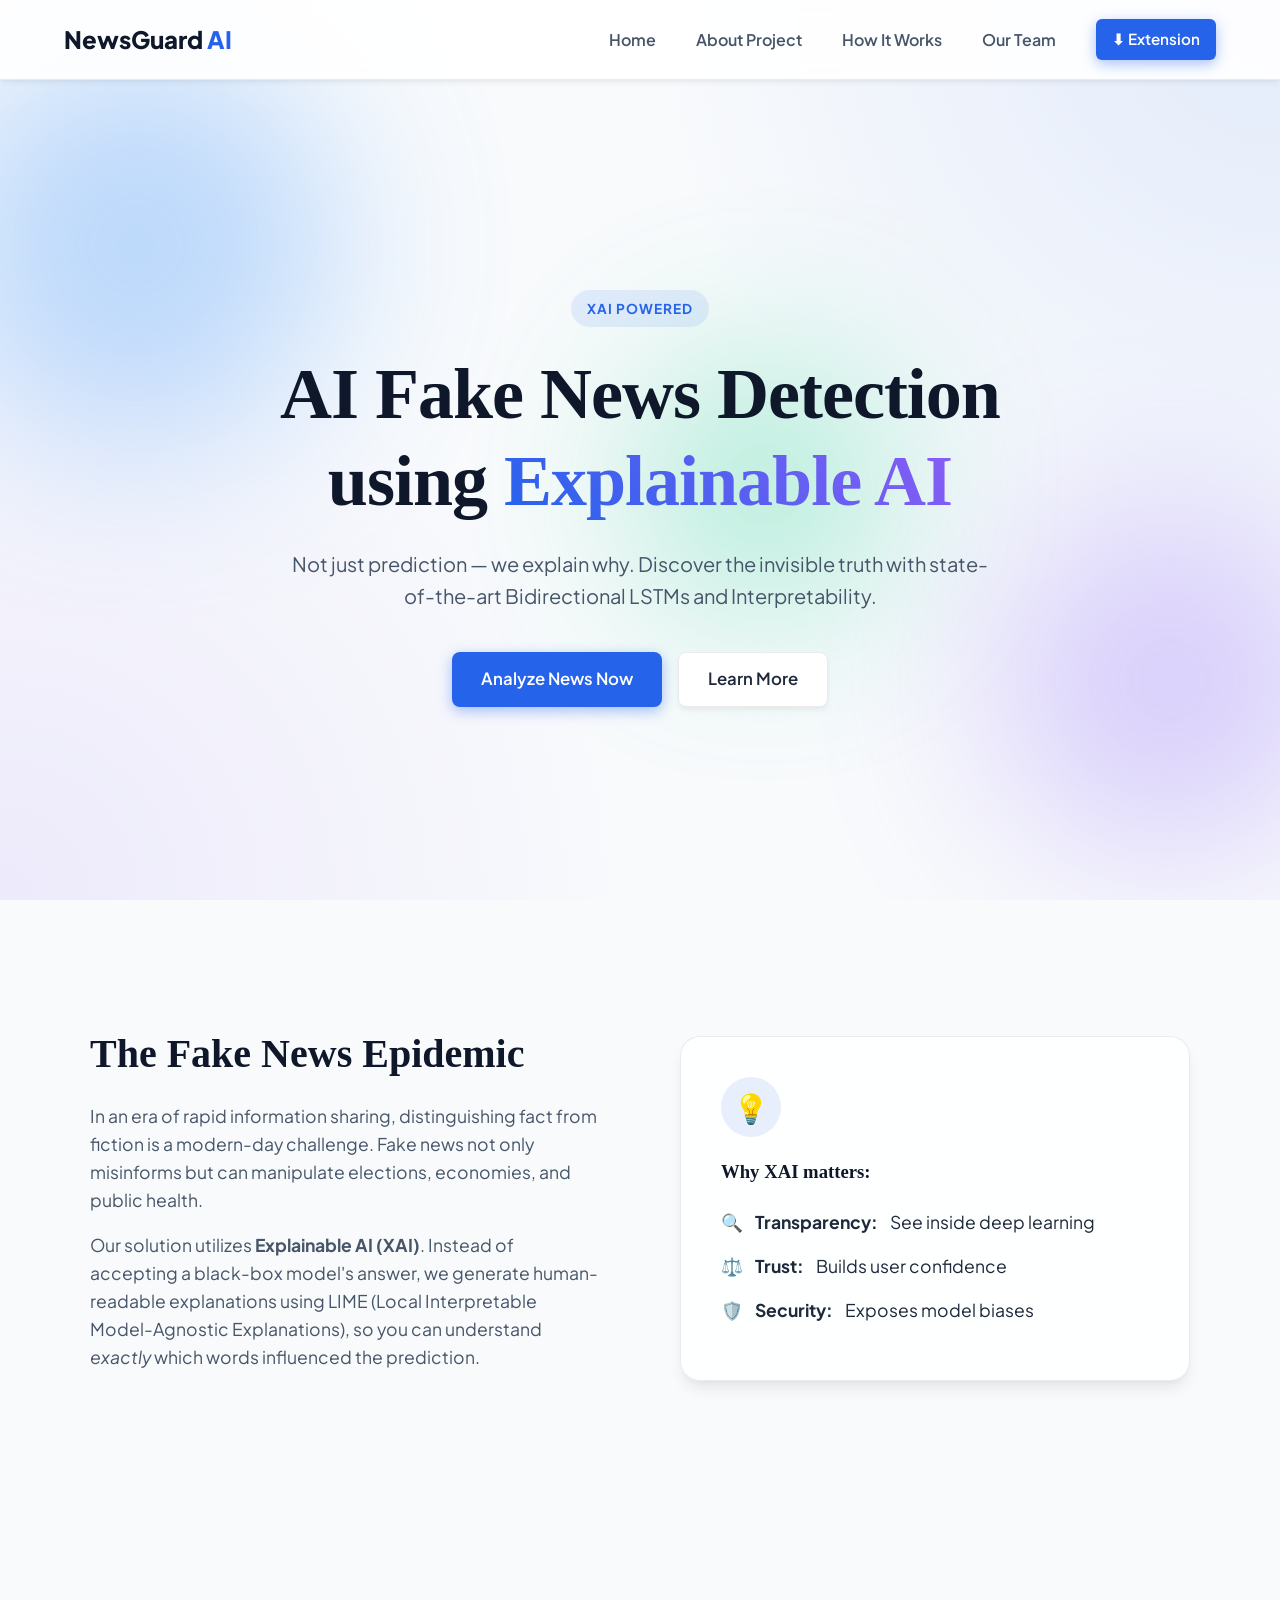
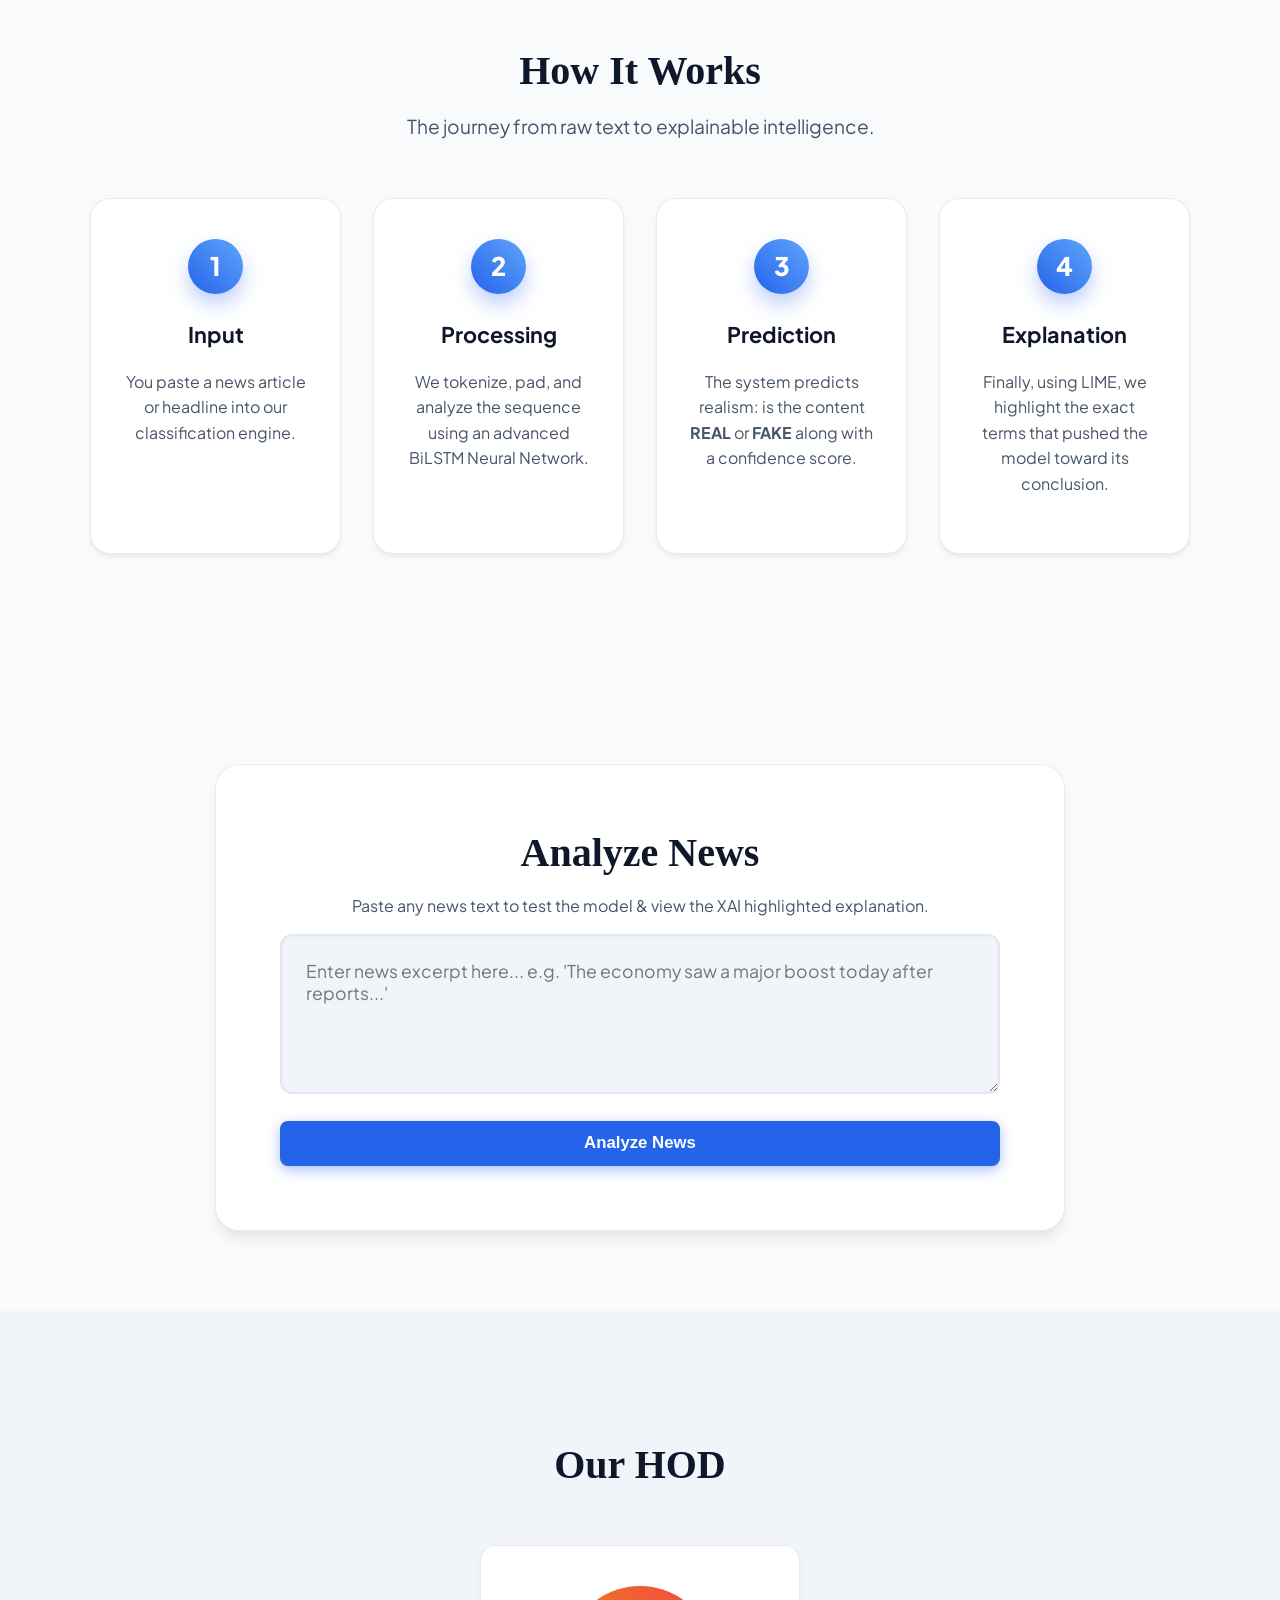
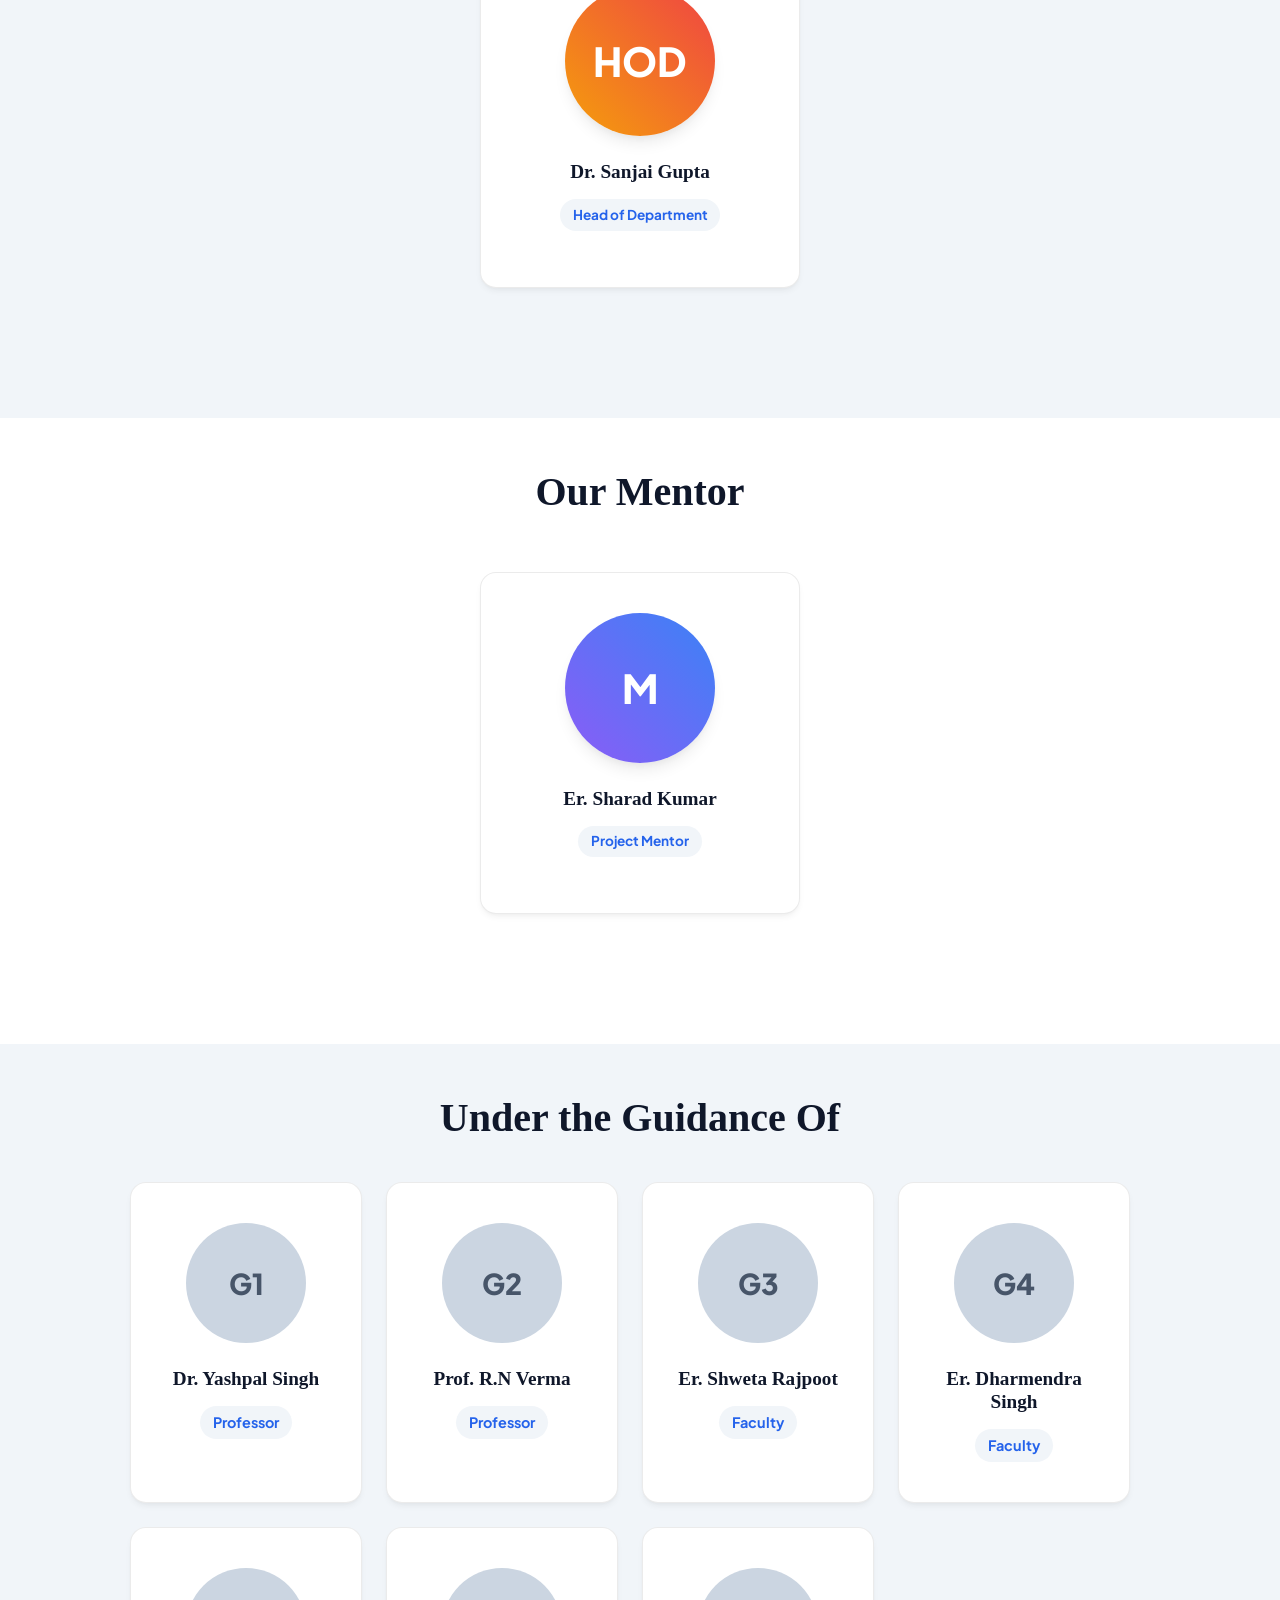
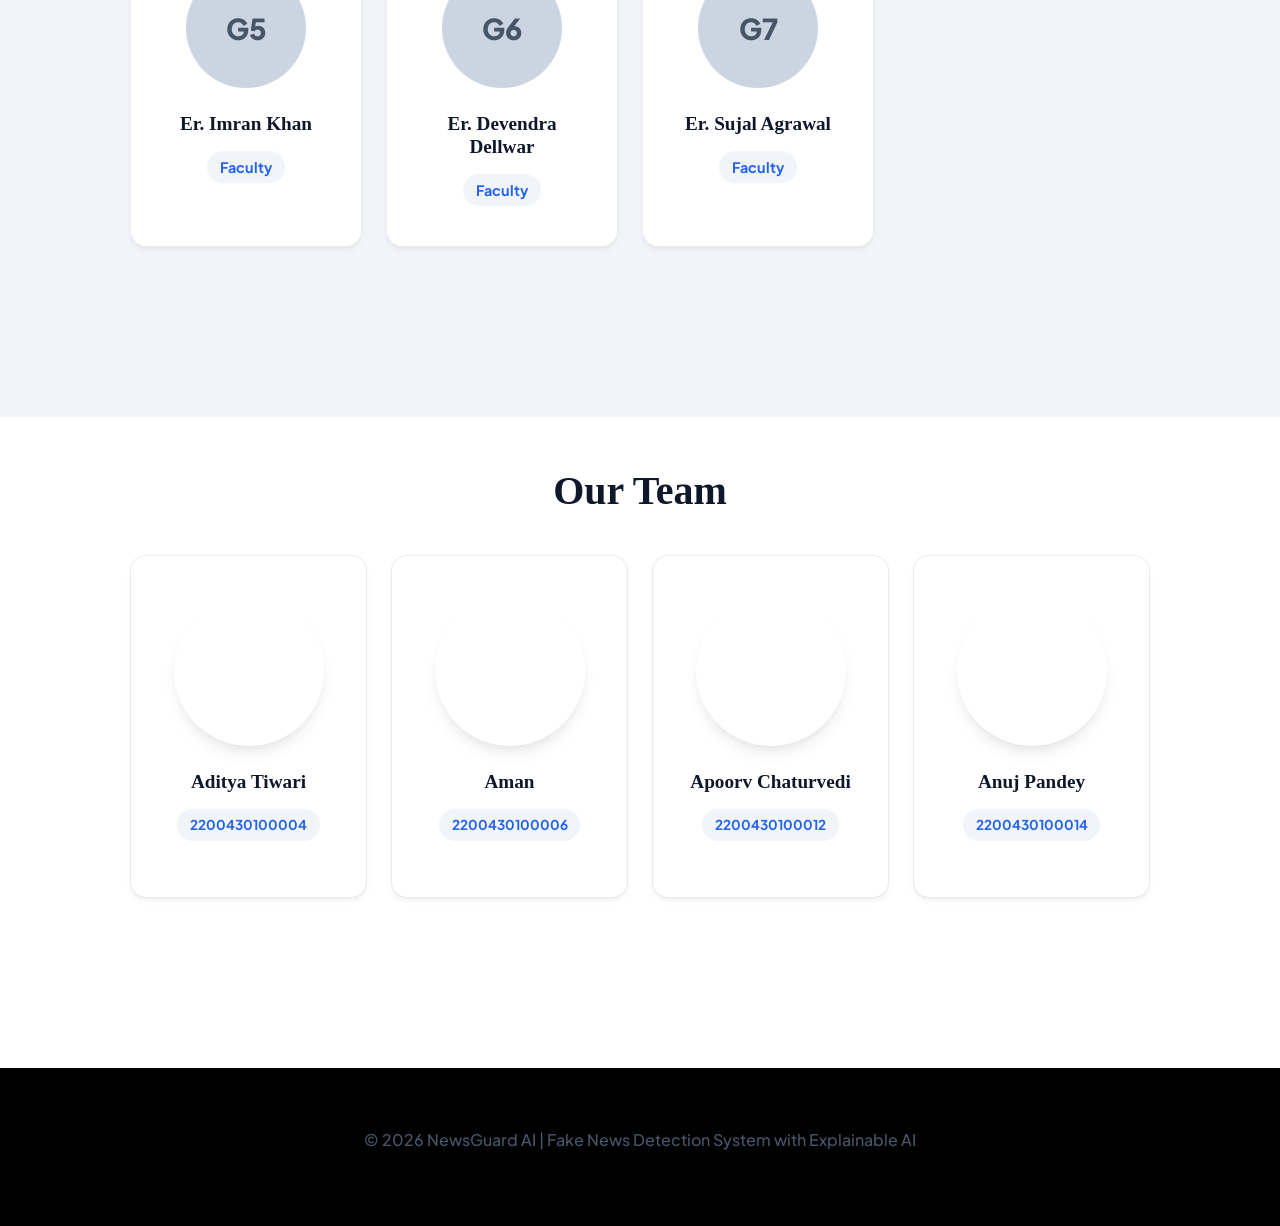
<file: frontend/index.html>
<!DOCTYPE html>
<html lang="en">
<head>
    <meta charset="UTF-8">
    <meta name="viewport" content="width=device-width, initial-scale=1.0">
    <title>NewsGuard AI | Fake News Detection</title>
    <!-- Modern Typography -->
    <link href="https://fonts.googleapis.com/css2?family=Plus+Jakarta+Sans:wght@300;400;600;700;800&display=swap" rel="stylesheet">
    <link rel="stylesheet" href="style.css">
</head>
<body>
    <!-- Header / Navbar -->
    <header class="navbar">
        <div class="logo">NewsGuard<span> AI</span></div>
        <nav>
            <ul>
                <li><a href="#hero">Home</a></li>
                <li><a href="#about">About Project</a></li>
                <li><a href="#how-it-works">How It Works</a></li>
                <li><a href="#team">Our Team</a></li>
                <li><a href="NewsGuard_AI_Extension.zip" download="NewsGuard_AI_Extension.zip" class="btn-primary" style="padding: 0.5rem 1rem; font-size: 0.95rem; color: white; border-radius: 6px;">⬇ Extension</a></li>
            </ul>
        </nav>
    </header>

    <!-- HERO SECTION -->
    <section id="hero" class="hero">
        <div class="hero-content">
            <div class="badge">XAI Powered</div>
            <h1 class="hero-title">AI Fake News Detection using <span>Explainable AI</span></h1>
            <p class="hero-subtitle">Not just prediction — we explain why. Discover the invisible truth with state-of-the-art Bidirectional LSTMs and Interpretability.</p>
            <div class="hero-actions">
                <a href="#explore" class="btn-primary">Analyze News Now</a>
                <a href="#how-it-works" class="btn-secondary">Learn More</a>
            </div>
        </div>
        <div class="hero-shapes">
            <div class="shape shape-1"></div>
            <div class="shape shape-2"></div>
            <div class="shape shape-3"></div>
        </div>
    </section>

    <!-- ABOUT SECTION -->
    <section id="about" class="section about">
        <div class="container section-container">
            <div class="split-content">
                <div class="text-block">
                    <h2>The Fake News Epidemic</h2>
                    <p>In an era of rapid information sharing, distinguishing fact from fiction is a modern-day challenge. Fake news not only misinforms but can manipulate elections, economies, and public health.</p>
                    <p>Our solution utilizes <strong>Explainable AI (XAI)</strong>. Instead of accepting a black-box model's answer, we generate human-readable explanations using LIME (Local Interpretable Model-Agnostic Explanations), so you can understand <em>exactly</em> which words influenced the prediction.</p>
                </div>
                <div class="card-glass about-card interactive-card">
                    <div class="icon-circle">💡</div>
                    <h3>Why XAI matters:</h3>
                    <ul>
                        <li><span class="icon">🔍</span> <strong>Transparency:</strong> See inside deep learning</li>
                        <li><span class="icon">⚖️</span> <strong>Trust:</strong> Builds user confidence</li>
                        <li><span class="icon">🛡️</span> <strong>Security:</strong> Exposes model biases</li>
                    </ul>
                </div>
            </div>
        </div>
    </section>

    <!-- HOW IT WORKS SECTION -->
    <section id="how-it-works" class="section steps">
        <div class="container">
            <div class="section-header text-center">
                <h2>How It Works</h2>
                <p>The journey from raw text to explainable intelligence.</p>
            </div>
            <div class="steps-grid">
                <div class="step-card interactive-card">
                    <div class="step-number">1</div>
                    <div class="step-title">Input</div>
                    <p>You paste a news article or headline into our classification engine.</p>
                </div>
                <div class="step-card interactive-card">
                    <div class="step-number">2</div>
                    <div class="step-title">Processing</div>
                    <p>We tokenize, pad, and analyze the sequence using an advanced BiLSTM Neural Network.</p>
                </div>
                <div class="step-card interactive-card">
                    <div class="step-number">3</div>
                    <div class="step-title">Prediction</div>
                    <p>The system predicts realism: is the content <strong>REAL</strong> or <strong>FAKE</strong> along with a confidence score.</p>
                </div>
                <div class="step-card interactive-card">
                    <div class="step-number">4</div>
                    <div class="step-title">Explanation</div>
                    <p>Finally, using LIME, we highlight the exact terms that pushed the model toward its conclusion.</p>
                </div>
            </div>
        </div>
    </section>

    <!-- EXPLORE SECTION -->
    <section id="explore" class="section explore">
        <div class="container explore-container card-glass interactive-card">
            <h2 class="text-center">Analyze News</h2>
            <p class="text-center">Paste any news text to test the model & view the XAI highlighted explanation.</p>
            
            <div class="analyzer-wrapper">
                <textarea id="news-input" placeholder="Enter news excerpt here... e.g. 'The economy saw a major boost today after reports...'"></textarea>
                
                <button id="analyze-btn" class="btn-primary w-100 mt-20">
                    <span id="btn-text">Analyze News</span>
                    <span id="loader" class="loader hidden"></span>
                </button>
            </div>

            <!-- RESULT DISPLAY -->
            <div id="result-container" class="result-container hidden">
                <div class="prediction-header">
                    <h3>Prediction: <span id="pred-label"></span></h3>
                    <p>Confidence: <span id="pred-confidence"></span>%</p>
                </div>
                
                <div class="explanation-box">
                    <h4>XAI Explanation (LIME):</h4>
                    <p class="legend">
                        <span class="legend-item"><span class="color-box real-box"></span> Real Indicators</span>
                        <span class="legend-item"><span class="color-box fake-box"></span> Fake Indicators</span>
                    </p>
                    <div id="highlighted-text" class="highlighted-text">
                        <!-- Filled by JS -->
                    </div>
                    <div id="textual-explanation" class="textual-explanation mt-20" style="padding: 1rem; background: #f8fafc; border-radius: 8px; font-size: 0.95rem; line-height: 1.5; color: var(--text-secondary); border-left: 4px solid var(--accent);">
                        <!-- Filled by JS -->
                    </div>
                </div>
            </div>
            
            <!-- ERROR DISPLAY -->
            <div id="error-container" class="error-container hidden">
                <p id="error-message"></p>
            </div>
        </div>
    </section>

    <!-- HOD SECTION -->
    <section id="hod" class="section team">
        <div class="container">
            <div class="section-header text-center">
                <h2>Our HOD</h2>
            </div>
            <div class="team-tier">
                <div class="team-member card-glass interactive-card hod-card">
                    <div class="avatar hod-avatar">HOD</div>
                    <h4>Dr. Sanjai Gupta</h4>
                    <p class="role-badge">Head of Department</p>
                </div>
            </div>
        </div>
    </section>

    <!-- MENTOR SECTION -->
    <section id="mentor" class="section team pt-0 bg-white">
        <div class="container">
            <div class="section-header text-center">
                <h2>Our Mentor</h2>
            </div>
            <div class="team-tier">
                <div class="team-member card-glass interactive-card mentor-card">
                    <div class="avatar mentor-avatar">M</div>
                    <h4>Er. Sharad Kumar</h4>
                    <p class="role-badge">Project Mentor</p>
                </div>
            </div>
        </div>
    </section>

    <!-- GUIDANCE SECTION -->
    <section id="guidance" class="section team pt-0">
        <div class="container">
            <div class="section-header text-center">
                <h2>Under the Guidance Of</h2>
            </div>
            <div class="guidance-grid mt-80">
                <div class="team-member card-glass interactive-card">
                    <div class="avatar">G1</div>
                    <h4>Dr. Yashpal Singh</h4>
                    <p class="role-badge">Professor</p>
                </div>
                <div class="team-member card-glass interactive-card">
                    <div class="avatar">G2</div>
                    <h4>Prof. R.N Verma</h4>
                    <p class="role-badge">Professor</p>
                </div>
                <div class="team-member card-glass interactive-card">
                    <div class="avatar">G3</div>
                    <h4>Er. Shweta Rajpoot</h4>
                    <p class="role-badge">Faculty</p>
                </div>
                <div class="team-member card-glass interactive-card">
                    <div class="avatar">G4</div>
                    <h4>Er. Dharmendra Singh</h4>
                    <p class="role-badge">Faculty</p>
                </div>
                <div class="team-member card-glass interactive-card">
                    <div class="avatar">G5</div>
                    <h4>Er. Imran Khan</h4>
                    <p class="role-badge">Faculty</p>
                </div>
                <div class="team-member card-glass interactive-card">
                    <div class="avatar">G6</div>
                    <h4>Er. Devendra Dellwar</h4>
                    <p class="role-badge">Faculty</p>
                </div>
                <div class="team-member card-glass interactive-card">
                    <div class="avatar">G7</div>
                    <h4>Er. Sujal Agrawal</h4>
                    <p class="role-badge">Faculty</p>
                </div>
            </div>
        </div>
    </section>

    <!-- OUR TEAM SECTION -->
    <section id="team" class="section team pt-0 bg-white">
        <div class="container">
            <div class="section-header text-center">
                <h2>Our Team</h2>
            </div>
            <div class="team-grid mt-80">
                <div class="team-member card-glass interactive-card">
                    <div class="avatar">T1</div>
                    <h4>Aditya Tiwari</h4>
                    <p class="role-badge">2200430100004</p>
                </div>
                <div class="team-member card-glass interactive-card">
                    <div class="avatar">T2</div>
                    <h4>Aman</h4>
                    <p class="role-badge">2200430100006</p>
                </div>
                <div class="team-member card-glass interactive-card">
                    <div class="avatar">T3</div>
                    <h4>Apoorv Chaturvedi</h4>
                    <p class="role-badge">2200430100012</p>
                </div>
                <div class="team-member card-glass interactive-card">
                    <div class="avatar">T4</div>
                    <h4>Anuj Pandey</h4>
                    <p class="role-badge">2200430100014</p>
                </div>
            </div>
        </div>
    </section>

    <footer>
        <div class="container team-section">
            <p>&copy; 2026 NewsGuard AI | Fake News Detection System with Explainable AI</p>
        </div>
    </footer>

    <script src="script.js"></script>
</body>
</html>
</file>
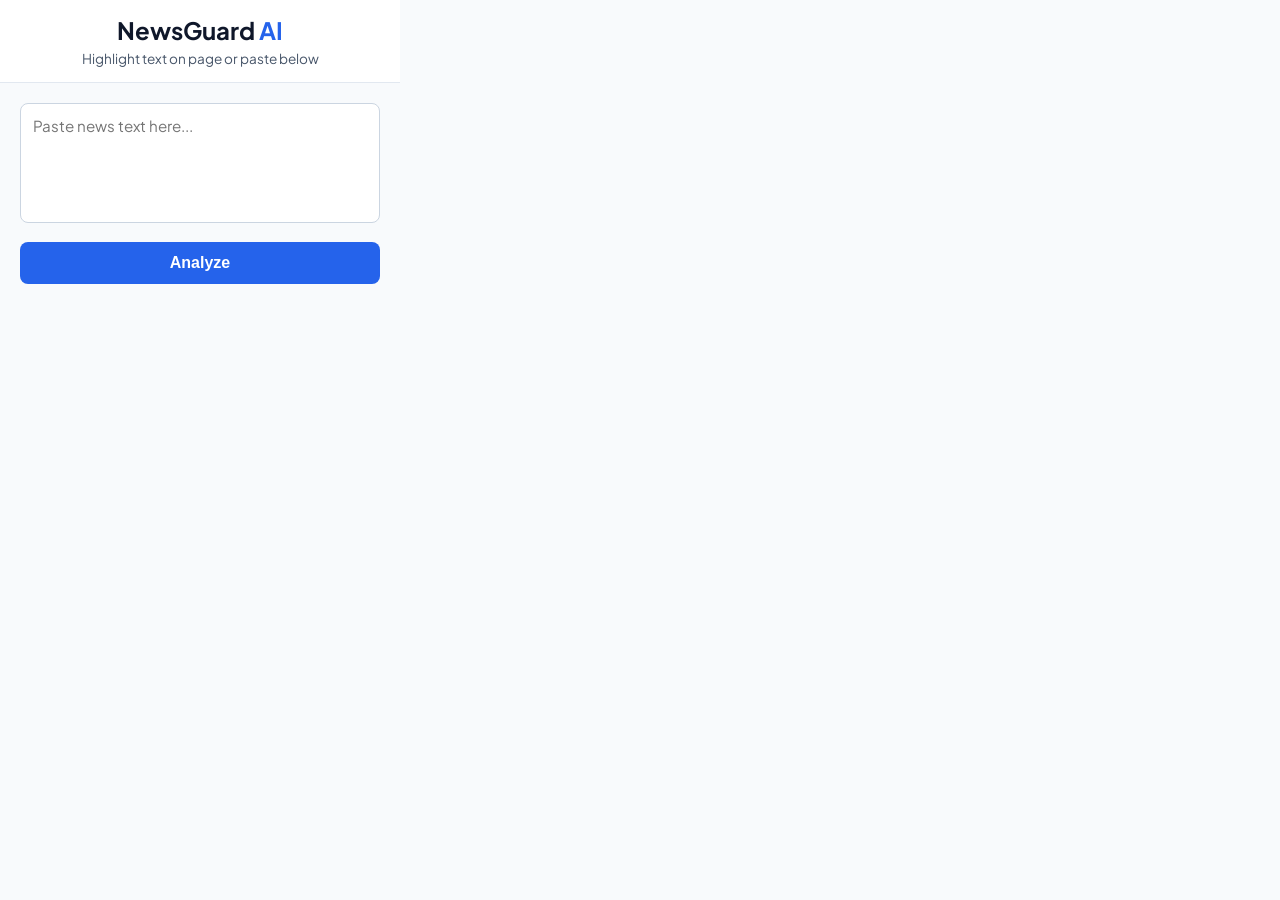
<file: extension/popup.html>
<!DOCTYPE html>
<html>
<head>
    <meta charset="UTF-8">
    <link href="https://fonts.googleapis.com/css2?family=Plus+Jakarta+Sans:wght@400;600;700&display=swap" rel="stylesheet">
    <link rel="stylesheet" href="popup.css">
</head>
<body>
    <div class="header">
        <h2>NewsGuard <span>AI</span></h2>
        <p>Highlight text on page or paste below</p>
    </div>

    <div class="container">
        <textarea id="news-input" placeholder="Paste news text here..."></textarea>
        
        <button id="analyze-btn" class="btn-primary">
            <span id="btn-text">Analyze</span>
            <div id="loader" class="loader hidden"></div>
        </button>

        <!-- Result Section -->
        <div id="result-container" class="result-container hidden">
            <div class="prediction-header">
                <h3>Prediction: <span id="pred-label"></span></h3>
                <p>Confidence: <span id="pred-confidence"></span>%</p>
            </div>
            
            <div class="explanation-box">
                <div class="legend">
                    <span class="legend-item"><span class="color-box real-box"></span> Real</span>
                    <span class="legend-item"><span class="color-box fake-box"></span> Fake</span>
                </div>
                <div id="highlighted-text" class="highlighted-text">
                    <!-- Dynamic LIME output -->
                </div>
                <div id="textual-explanation" class="textual-explanation" style="margin-top: 15px; padding: 12px; background: #f8fafc; border-radius: 6px; font-size: 0.9rem; line-height: 1.5; color: var(--text-secondary); border-left: 3px solid var(--accent);">
                    <!-- Dynamic Textual Summary -->
                </div>
            </div>
        </div>

        <!-- Error Section -->
        <div id="error-container" class="error-container hidden">
            <p id="error-message"></p>
        </div>
    </div>

    <script src="popup.js"></script>
</body>
</html>
</file>
<file: frontend/style.css>
:root {
    /* Light Theme Variables */
    --bg-main: #f8fafc;
    --bg-glass: rgba(255, 255, 255, 0.85);
    --border-glass: rgba(0, 0, 0, 0.08);
    --text-primary: #1e293b;
    --text-secondary: #475569;
    --accent: #2563eb;
    --accent-hover: #1d4ed8;
    
    --real-color: #16a34a;
    --real-bg: rgba(22, 163, 74, 0.15);
    --fake-color: #dc2626;
    --fake-bg: rgba(220, 38, 38, 0.15);
    --neutral-highlight: rgba(0, 0, 0, 0.05);
    
    --font-main: 'Plus Jakarta Sans', sans-serif;
    --font-heading: 'Times New Roman', Times, serif;
    --shadow-sm: 0 4px 6px -1px rgba(0, 0, 0, 0.05), 0 2px 4px -1px rgba(0, 0, 0, 0.03);
    --shadow-md: 0 10px 15px -3px rgba(0, 0, 0, 0.08), 0 4px 6px -2px rgba(0, 0, 0, 0.04);
    --shadow-hover: 0 20px 25px -5px rgba(0, 0, 0, 0.1), 0 10px 10px -5px rgba(0, 0, 0, 0.04);
}

* {
    margin: 0;
    padding: 0;
    box-sizing: border-box;
    scroll-behavior: smooth;
}

body {
    font-family: var(--font-main);
    background-color: var(--bg-main);
    color: var(--text-primary);
    line-height: 1.6;
    overflow-x: hidden;
}

/* Typography */
h1, h2, h3, h4 { line-height: 1.2; font-weight: 700; color: #0f172a; font-family: var(--font-heading); }
h2 { font-size: 2.5rem; margin-bottom: 1rem; }
p { margin-bottom: 1rem; color: var(--text-secondary); }
.text-center { text-align: center; }

/* Utilities */
.container { max-width: 1200px; margin: 0 auto; padding: 50px; }
.section { padding: 5rem 0; }
.w-100 { width: 100%; }
.mt-20 { margin-top: 20px; }
.mt-40 { margin-top: 40px; }
.mt-80 { margin-top: 80px; }
.pt-0 { padding-top: 0 !important; }
.bg-white { background-color: #ffffff !important; }
.hidden { display: none !important; }

/* Interactive Card Effects */
.interactive-card {
    transition: all 0.4s cubic-bezier(0.175, 0.885, 0.32, 1.275);
}
.interactive-card:hover {
    transform: translateY(-8px) scale(1.02);
    box-shadow: var(--shadow-hover);
    border-color: rgba(37, 99, 235, 0.3); /* Accent border on hover */
}

/* Navbar */
.navbar {
    position: fixed;
    top: 0; left: 0; right: 0;
    display: flex;
    justify-content: space-between;
    align-items: center;
    padding: 1.2rem 5%;
    background: rgba(255, 255, 255, 0.9);
    backdrop-filter: blur(10px);
    z-index: 1000;
    border-bottom: 1px solid var(--border-glass);
    box-shadow: var(--shadow-sm);
}
.logo { font-size: 1.5rem; font-weight: 800; color: #0f172a; }
.logo span { color: var(--accent); }
.navbar ul { display: flex; list-style: none; gap: 2.5rem; align-items: center; }
.navbar a { text-decoration: none; color: var(--text-secondary); font-weight: 600; transition: color 0.3s; }
.navbar a:hover { color: var(--accent); }

/* Buttons */
.btn-primary, .btn-secondary {
    padding: 0.8rem 1.8rem;
    border-radius: 8px;
    font-size: 1.05rem;
    font-weight: 600;
    cursor: pointer;
    text-decoration: none;
    transition: all 0.3s;
    display: inline-flex;
    justify-content: center;
    align-items: center;
    gap: 10px;
    border: none;
}
.btn-primary {
    background: var(--accent);
    color: white;
    box-shadow: 0 4px 14px rgba(37, 99, 235, 0.4);
}
.btn-primary:hover { 
    background: var(--accent-hover); 
    transform: translateY(-2px); 
    box-shadow: 0 6px 20px rgba(37, 99, 235, 0.6);
}
.btn-secondary {
    background: white;
    color: var(--text-primary);
    border: 1px solid var(--border-glass);
    box-shadow: var(--shadow-sm);
}
.btn-secondary:hover {
    border-color: var(--accent);
    color: var(--accent);
    transform: translateY(-2px);
}

/* Glass Card */
.card-glass {
    background: var(--bg-glass);
    border: 1px solid var(--border-glass);
    backdrop-filter: blur(12px);
    border-radius: 20px;
    padding: 2.5rem;
    box-shadow: var(--shadow-md);
}

/* Hero Section */
.hero {
    min-height: 100vh;
    display: flex;
    align-items: center;
    justify-content: center;
    text-align: center;
    position: relative;
    padding: 6rem 2rem 0; /* Offset for navbar */
    overflow: hidden;
    background: radial-gradient(circle at top right, rgba(37, 99, 235, 0.1), transparent 40%),
                radial-gradient(circle at bottom left, rgba(139, 92, 246, 0.1), transparent 40%);
}
.hero-content { position: relative; z-index: 10; max-width: 850px; }
.badge { display: inline-block; padding: 0.5rem 1rem; background: rgba(37, 99, 235, 0.1); color: var(--accent); font-weight: 700; border-radius: 30px; margin-bottom: 1.5rem; letter-spacing: 1px; text-transform: uppercase; font-size: 0.85rem;}
.hero-title { font-size: 4.5rem; font-weight: 800; margin-bottom: 1.5rem; letter-spacing: -1px; }
.hero-title span { background: -webkit-linear-gradient(45deg, #2563eb, #8b5cf6); -webkit-background-clip: text; -webkit-text-fill-color: transparent; }
.hero-subtitle { font-size: 1.25rem; margin-bottom: 2.5rem; color: var(--text-secondary); max-width: 700px; margin-left: auto; margin-right: auto;}
.hero-actions { display: flex; gap: 1rem; justify-content: center; }

/* Background Shapes Focus */
.hero-shapes { position: absolute; top:0; left:0; width:100%; height:100%; z-index: 1; pointer-events:none; }
.shape { position: absolute; border-radius: 50%; filter: blur(90px); opacity: 0.4; }
.shape-1 { background: #60a5fa; width: 400px; height: 400px; top: 5%; left: -5%; animation: float 12s infinite alternate; }
.shape-2 { background: #a78bfa; width: 350px; height: 350px; bottom: 5%; right: -5%; animation: float 10s infinite alternate-reverse; }
.shape-3 { background: #34d399; width: 250px; height: 250px; top: 40%; left: 50%; animation: float 15s infinite alternate; }

@keyframes float {
    0% { transform: translateY(0) scale(1); }
    100% { transform: translateY(-40px) scale(1.05); }
}

/* About Layout */
.split-content { display: grid; grid-template-columns: 1fr 1fr; gap: 5rem; align-items: center; }
.text-block h2 { font-size: 2.5rem; margin-bottom: 1.5rem; }
.text-block p { font-size: 1.1rem; }
.icon-circle { width: 60px; height: 60px; background: rgba(37, 99, 235, 0.1); border-radius: 50%; display: flex; align-items: center; justify-content: center; font-size: 1.8rem; margin-bottom: 1.5rem; color: var(--accent); }
.about-card ul { list-style: none; margin-top: 1.5rem; }
.about-card li { margin-bottom: 1rem; display: flex; align-items: center; gap: 12px; font-size: 1.1rem; color: var(--text-primary); }

/* Steps Section */
.section-header p { font-size: 1.2rem; max-width: 600px; margin: 0 auto; }
.steps-grid { display: grid; grid-template-columns: repeat(auto-fit, minmax(240px, 1fr)); gap: 2rem; margin-top: 3.5rem; }
.step-card { background: white; border: 1px solid var(--border-glass); padding: 2.5rem 2rem; border-radius: 20px; text-align: center; box-shadow: var(--shadow-sm); }
.step-number { width: 55px; height: 55px; background: -webkit-linear-gradient(45deg, #2563eb, #60a5fa); color: white; border-radius: 50%; display: flex; align-items: center; justify-content: center; font-size: 1.6rem; font-weight: 800; margin: 0 auto 1.5rem; box-shadow: 0 10px 20px rgba(37, 99, 235, 0.3); }
.step-title { font-size: 1.35rem; font-weight: 700; margin-bottom: 1rem; color: #0f172a;}

/* Explore Analyzer */
.explore-container { max-width: 850px; margin: 0 auto; padding: 4rem; background: white; border-radius: 24px; }
textarea { width: 100%; height: 160px; background: #f1f5f9; border: 2px solid #e2e8f0; border-radius: 12px; padding: 1.5rem; color: #1e293b; font-family: var(--font-main); font-size: 1.1rem; resize: vertical; transition: all 0.3s; box-shadow: inset 0 2px 4px rgba(0,0,0,0.02); }
textarea:focus { outline: none; border-color: var(--accent); background: white; box-shadow: 0 0 0 4px rgba(37, 99, 235, 0.1); }

/* Loader */
.loader { border: 3px solid rgba(255,255,255,0.3); border-top: 3px solid white; border-radius: 50%; width: 22px; height: 22px; animation: spin 1s linear infinite; }
@keyframes spin { 0% { transform: rotate(0deg); } 100% { transform: rotate(360deg); } }

/* Results */
.result-container { margin-top: 3rem; border-top: 2px dashed #e2e8f0; padding-top: 3rem; animation: fadeIn 0.6s ease-out; }
.prediction-header { display: flex; justify-content: space-between; align-items: center; margin-bottom: 2rem; background: #f8fafc; border: 1px solid #e2e8f0; padding: 1.5rem 2rem; border-radius: 12px; box-shadow: var(--shadow-sm); }
.prediction-header h3 { margin: 0; font-size: 1.5rem; }
.prediction-header p { margin: 0; font-size: 1.25rem; font-weight: 700; color: var(--text-secondary); }

.explanation-box { background: white; padding: 0; border-radius: 12px; }
.legend { display: flex; gap: 1.5rem; margin-bottom: 1.5rem; font-size: 0.95rem; font-weight: 600; padding-bottom: 1rem; border-bottom: 1px solid #e2e8f0; }
.legend-item { display: flex; align-items: center; gap: 8px; }
.color-box { width: 18px; height: 18px; border-radius: 6px; display: inline-block; }
.real-box { background: var(--real-color); }
.fake-box { background: var(--fake-color); }

.highlighted-text { line-height: 2.2; font-size: 1.15rem; color: #334155; }
.LIME-word { padding: 2px 6px; border-radius: 6px; margin: 0 2px; display: inline-block; transition: all 0.3s; position: relative; cursor: pointer; font-weight: 500; }
.LIME-word:hover::after { content: attr(data-weight); position: absolute; bottom: 100%; left: 50%; transform: translateX(-50%) translateY(-5px); background: #1e293b; color: white; padding: 6px 10px; border-radius: 6px; font-size: 0.85rem; font-weight: 600; white-space: nowrap; pointer-events: none; box-shadow: var(--shadow-md); z-index: 10; }
.highlight-real { background-color: var(--real-bg); border: 1px solid rgba(22, 163, 74, 0.3); }
.highlight-fake { background-color: var(--fake-bg); border: 1px solid rgba(220, 38, 38, 0.3); }
.highlight-neutral { color: var(--text-secondary); }

.error-container { margin-top: 2rem; padding: 1.5rem; background: #fef2f2; border: 1px solid #fecaca; border-radius: 12px; color: #b91c1c; text-align: center; font-weight: 600; }

/* Team Section */
.team { background: #f1f5f9; }
.team-tier { display: flex; justify-content: center; gap: 3rem; margin-top: 3.5rem; flex-wrap: wrap; }
.hod-card, .mentor-card { background: white; min-width: 300px; text-align: center; }
.guidance-section { margin-top: 5rem; }
.subtitle-guidance { color: var(--text-secondary); font-size: 1.8rem; margin-bottom: 2.5rem; }
.guidance-grid { display: grid; grid-template-columns: repeat(4, 1fr); gap: 1.5rem; justify-items: center; max-width: 1000px; margin: 40px; }
.team-grid { display: grid; grid-template-columns: repeat(4, 1fr); gap: 1.5rem; justify-items: center; max-width: 1200px; margin: 40px; }

.team-member { text-align: center; padding: 2.5rem 2rem; background: white; border-radius: 16px; border: 1px solid var(--border-glass); box-shadow: var(--shadow-sm); width: 100%; max-width: 320px; margin: 0 auto; }
.avatar { width: 150px; height: 150px; border-radius: 50%; margin: 0 auto 1.5rem; display: flex; align-items: center; justify-content: center; font-size: 2.5rem; font-weight: 800; color: white; box-shadow: var(--shadow-md); }
.hod-avatar { background: -webkit-linear-gradient(45deg, #f59e0b, #ef4444); }
.mentor-avatar { background: -webkit-linear-gradient(45deg, #8b5cf6, #3b82f6); }
.guidance-grid .avatar { background: #cbd5e1; color: #475569; width: 120px; height: 120px; font-size: 1.8rem; box-shadow: none; }

.team-member h4 { font-size: 1.2rem; margin-bottom: 0.5rem; }
.role-badge { display: inline-block; padding: 0.3rem 0.8rem; background: #f1f5f9; color: var(--accent); font-size: 0.85rem; font-weight: 700; border-radius: 20px; margin-top: 0.5rem; }
.guidance-grid p { font-size: 0.9rem; margin-bottom: 0; }

footer { text-align: center; padding: 3rem 2rem; background: #000000; border-top: 1px solid var(--border-glass); color: var(--text-secondary); font-weight: 500; }
.team-section{ padding: 10px;}

@keyframes fadeIn { from { opacity: 0; transform: translateY(15px); } to { opacity: 1; transform: translateY(0); } }

/* Responsive */
@media (max-width: 900px) {
    .split-content { grid-template-columns: 1fr; gap: 3rem; }
    .hero-title { font-size: 3rem; }
    .navbar ul { display: none; } /* Simplified mobile nav */
    .hero { padding-top: 8rem; }
    .explore-container { padding: 2rem; }
}
</file>
<file: extension/popup.css>
:root {
    --bg-main: #f8fafc;
    --text-primary: #1e293b;
    --text-secondary: #475569;
    --accent: #2563eb;
    --accent-hover: #1d4ed8;
    --real-color: #16a34a;
    --real-bg: rgba(22, 163, 74, 0.15);
    --fake-color: #dc2626;
    --fake-bg: rgba(220, 38, 38, 0.15);
    --font: 'Plus Jakarta Sans', sans-serif;
}

body {
    width: 400px;
    margin: 0;
    padding: 0;
    font-family: var(--font);
    background-color: var(--bg-main);
    color: var(--text-primary);
}

.header {
    background: white;
    padding: 15px 20px;
    border-bottom: 1px solid #e2e8f0;
    text-align: center;
}

.header h2 {
    margin: 0;
    font-size: 1.5rem;
    color: #0f172a;
}

.header h2 span {
    color: var(--accent);
}

.header p {
    margin: 5px 0 0;
    font-size: 0.85rem;
    color: var(--text-secondary);
}

.container {
    padding: 20px;
}

textarea {
    width: 100%;
    height: 120px;
    background: white;
    border: 1px solid #cbd5e1;
    border-radius: 8px;
    padding: 12px;
    font-family: var(--font);
    font-size: 0.95rem;
    resize: none;
    box-sizing: border-box;
}

textarea:focus {
    outline: none;
    border-color: var(--accent);
    box-shadow: 0 0 0 3px rgba(37, 99, 235, 0.1);
}

.btn-primary {
    width: 100%;
    margin-top: 15px;
    background: var(--accent);
    color: white;
    border: none;
    padding: 12px;
    border-radius: 8px;
    font-size: 1rem;
    font-weight: 600;
    cursor: pointer;
    display: flex;
    justify-content: center;
    align-items: center;
    gap: 10px;
}

.btn-primary:hover {
    background: var(--accent-hover);
}

.hidden {
    display: none !important;
}

.loader {
    border: 2px solid rgba(255,255,255,0.3);
    border-top: 2px solid white;
    border-radius: 50%;
    width: 16px;
    height: 16px;
    animation: spin 1s linear infinite;
}

@keyframes spin {
    0% { transform: rotate(0deg); }
    100% { transform: rotate(360deg); }
}

.result-container {
    margin-top: 20px;
    background: white;
    border: 1px solid #e2e8f0;
    border-radius: 8px;
    padding: 15px;
}

.prediction-header {
    display: flex;
    justify-content: space-between;
    align-items: center;
    margin-bottom: 15px;
    padding-bottom: 15px;
    border-bottom: 1px solid #e2e8f0;
}

.prediction-header h3 {
    margin: 0;
    font-size: 1.1rem;
}

.prediction-header p {
    margin: 0;
    font-weight: 700;
    color: var(--text-secondary);
}

.legend {
    display: flex;
    gap: 15px;
    margin-bottom: 10px;
    font-size: 0.85rem;
    font-weight: 600;
}

.color-box {
    width: 12px;
    height: 12px;
    border-radius: 4px;
    display: inline-block;
    margin-right: 5px;
    vertical-align: middle;
}
.real-box { background: var(--real-color); }
.fake-box { background: var(--fake-color); }

.highlighted-text {
    font-size: 0.95rem;
    line-height: 1.8;
    color: #334155;
    max-height: 200px;
    overflow-y: auto;
}

.LIME-word {
    padding: 1px 4px;
    border-radius: 4px;
    margin: 0 1px;
    display: inline-block;
    font-weight: 500;
}

.highlight-real {
    background-color: var(--real-bg);
    border: 1px solid rgba(22, 163, 74, 0.3);
}

.highlight-fake {
    background-color: var(--fake-bg);
    border: 1px solid rgba(220, 38, 38, 0.3);
}

.error-container {
    margin-top: 20px;
    padding: 12px;
    background: #fef2f2;
    border: 1px solid #fecaca;
    border-radius: 8px;
    color: #b91c1c;
    text-align: center;
    font-size: 0.9rem;
}
</file>
